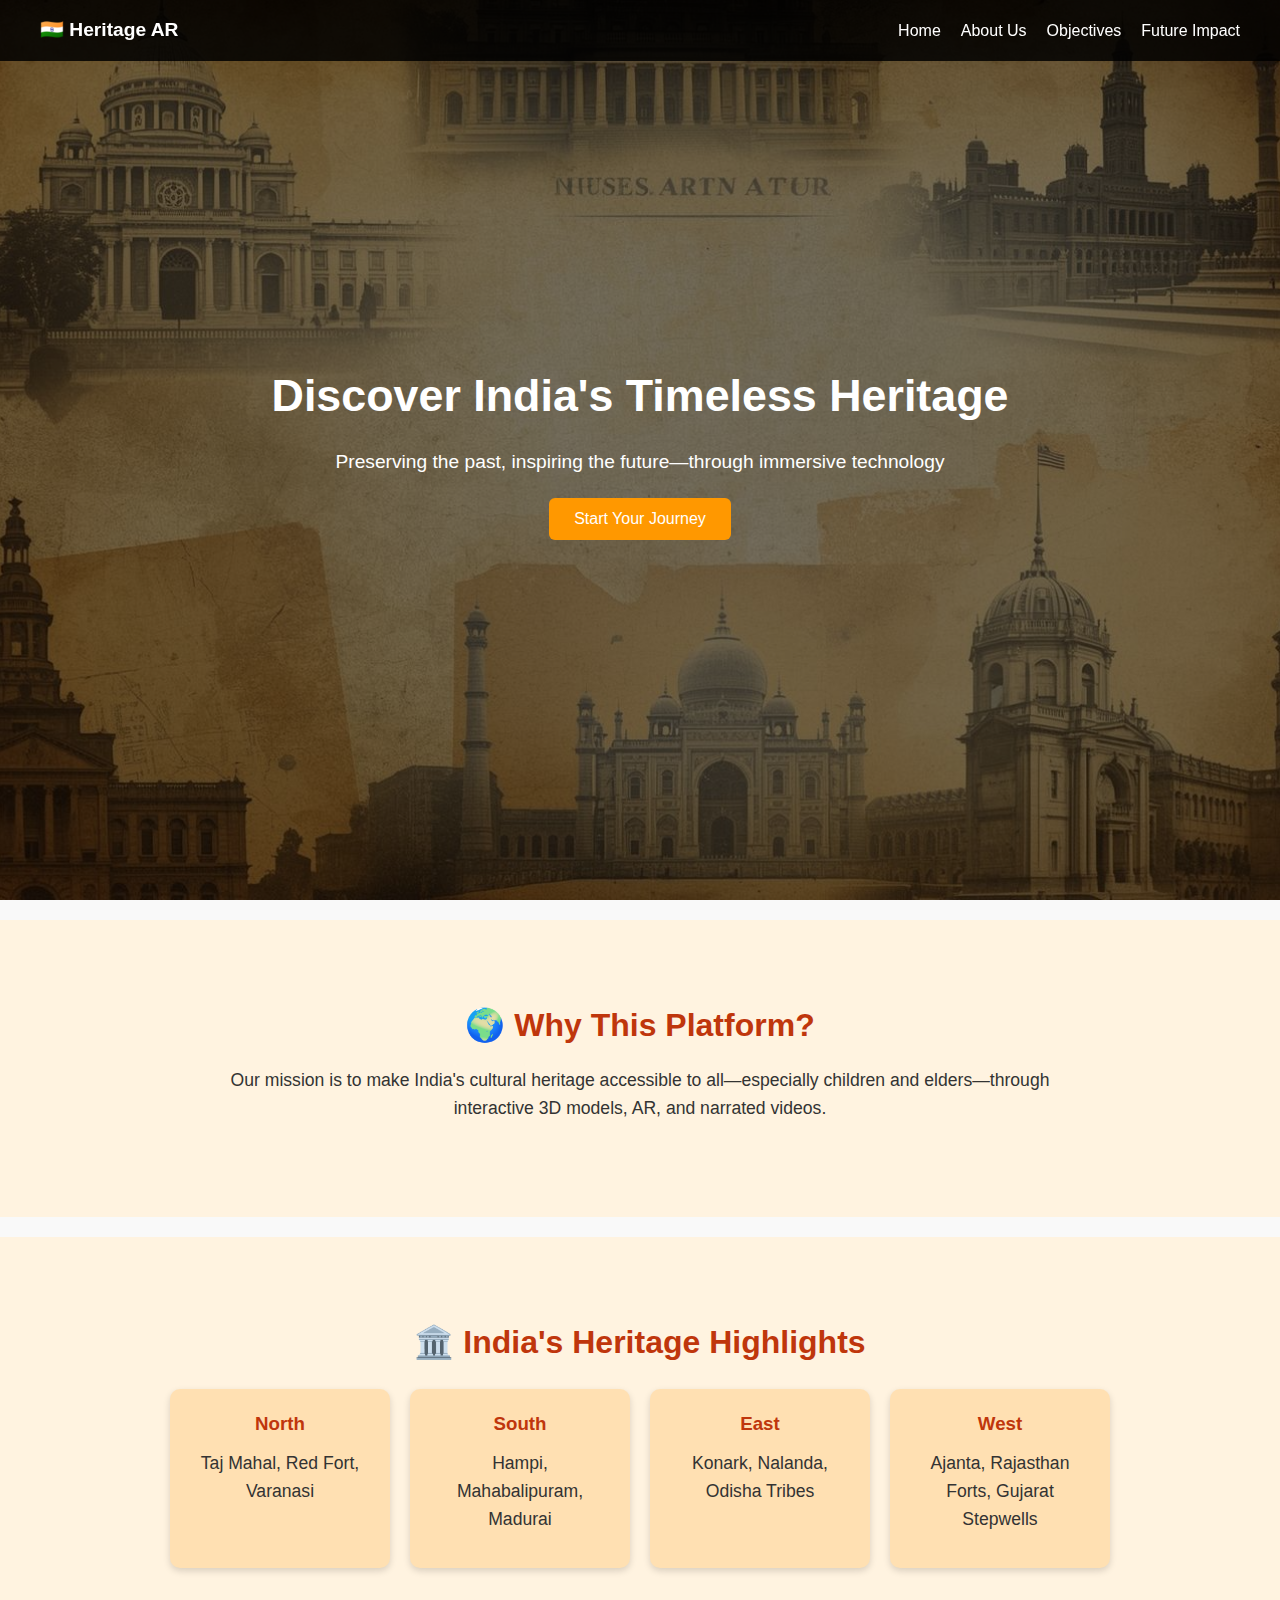
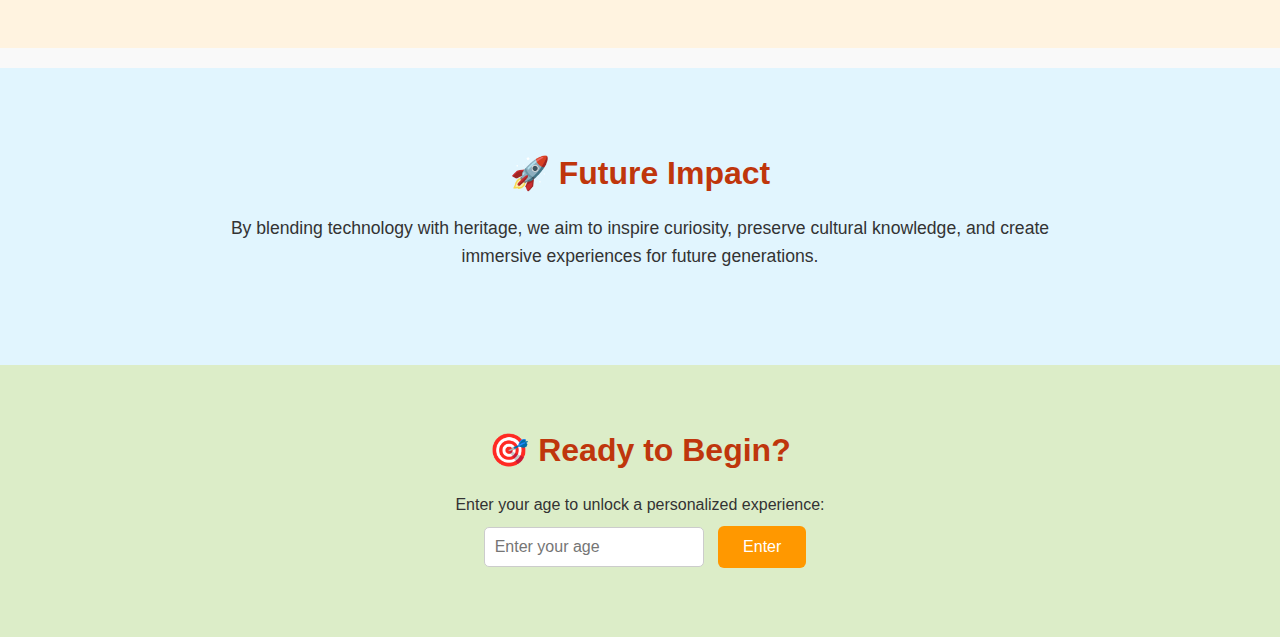
<file: Historia-main/Historia/index.html>
<!DOCTYPE html>
<html lang="en">
<head>
  <meta charset="UTF-8" />
  <meta name="viewport" content="width=device-width, initial-scale=1.0" />
  <title>Heritage AR Platform</title>
  <link rel="stylesheet" href="style.css" />
</head>
<body>
  <!-- Navbar -->
  <nav class="navbar">
    <div class="logo">🇮🇳 Heritage AR</div>
    <ul class="nav-links">
      <li><a href="#">Home</a></li>
      <li><a href="#about">About Us</a></li>
      <li><a href="#objectives">Objectives</a></li>
      <li><a href="#impact">Future Impact</a></li>
    </ul>
  </nav>

  <!-- Hero Section -->
  <header class="hero">
    <div class="overlay">
      <h1>Discover India's Timeless Heritage</h1>
      <p>Preserving the past, inspiring the future—through immersive technology</p>
      <button onclick="scrollToAge()">Start Your Journey</button>
    </div>
  </header>

  <!-- About -->
  <section class="about" id="about">
    <h2>🌍 Why This Platform?</h2>
    <p>
      Our mission is to make India's cultural heritage accessible to all—especially children and elders—through interactive 3D models, AR, and narrated videos.
    </p>
  </section>

  <!-- Objectives -->
  <section class="heritage" id="objectives">
    <h2>🏛️ India's Heritage Highlights</h2>
    <div class="regions">
      <div class="region"><h3>North</h3><p>Taj Mahal, Red Fort, Varanasi</p></div>
      <div class="region"><h3>South</h3><p>Hampi, Mahabalipuram, Madurai</p></div>
      <div class="region"><h3>East</h3><p>Konark, Nalanda, Odisha Tribes</p></div>
      <div class="region"><h3>West</h3><p>Ajanta, Rajasthan Forts, Gujarat Stepwells</p></div>
    </div>
  </section>

  <!-- Future Impact -->
  <section class="impact" id="impact">
    <h2>🚀 Future Impact</h2>
    <p>
      By blending technology with heritage, we aim to inspire curiosity, preserve cultural knowledge, and create immersive experiences for future generations.
    </p>
  </section>

  <!-- Age Section (Centered) -->
  <section class="age-section" id="ageSection">
    <h2>🎯 Ready to Begin?</h2>
    <p>Enter your age to unlock a personalized experience:</p>
    <input type="number" id="ageInput" placeholder="Enter your age" />
    <button onclick="checkAge()">Enter</button>
  </section>

  <script src="script.js"></script>
</body>
</html>
</file>
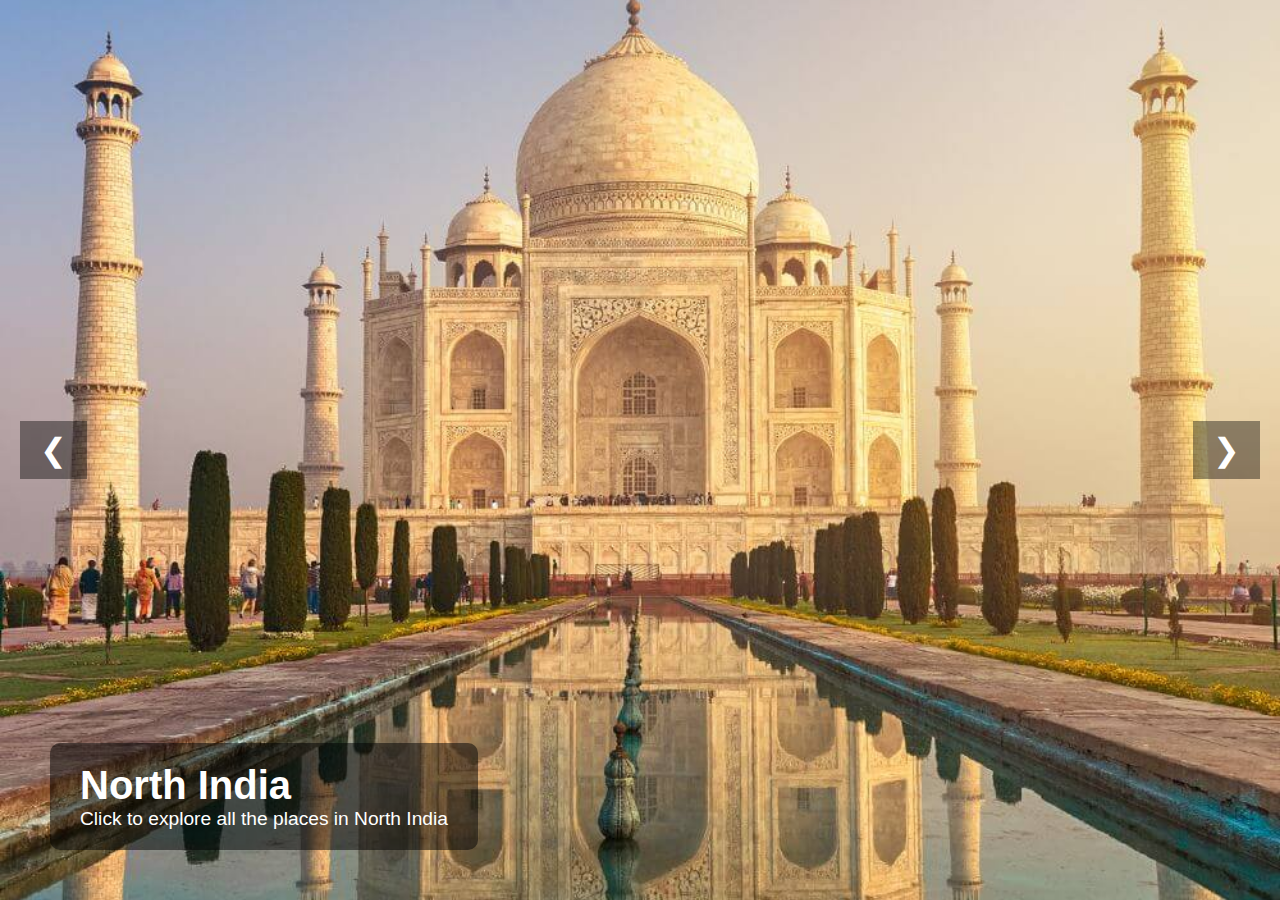
<file: Historia-main/Historia/elders.html>
<!DOCTYPE html>
<html lang="en">
<head>
  <meta charset="UTF-8" />
  <meta name="viewport" content="width=device-width, initial-scale=1.0" />
  <title>Elders Heritage Portal</title>
  <link rel="stylesheet" href="elders.css" />
</head>
<body>
  <div class="carousel">
    <!-- North India Slide with Link -->
    <div class="slide active" style="background-image: url('images/elders/tajmahal.jpg');">
      <a href="north-places.html" class="overlay">
        <h1>North India</h1>
        <p>Click to explore all the places in North India</p>
      </a>
    </div>

    <!-- South India Slide with Link -->
    <div class="slide" style="background-image: url('images/elders/hampi.jpg');">
      <a href="south-places.html" class="overlay">
        <h1>South India</h1>
        <p>Click to explore all the places in South India</p>
      </a>
    </div>

    <!-- East India -->
    <div class="slide" style="background-image: url('images/elders/konark.jpg');">
      <div class="overlay">
        <h1>East India</h1>
        <p>Marvel at the celestial artistry of the Konark Sun Temple in Odisha.</p>
      </div>
    </div>

    <!-- West India -->
    <div class="slide" style="background-image: url('images/elders/ajanta.jpg');">
      <div class="overlay">
        <h1>West India</h1>
        <p>Journey through the ancient Ajanta Caves and their Buddhist murals.</p>
      </div>
    </div>

    <!-- Navigation Arrows -->
    <button class="nav left" onclick="prevSlide()">&#10094;</button>
    <button class="nav right" onclick="nextSlide()">&#10095;</button>
  </div>

  <script src="elders.js"></script>
</body>
</html>
</file>
<file: Historia-main/Historia/elders.css>
body {
  margin: 0;
  font-family: 'Lato', sans-serif;
  overflow: hidden;
}

.carousel {
  position: relative;
  width: 100vw;
  height: 100vh;
}

.slide {
  position: absolute;
  width: 100%;
  height: 100%;
  background-size: cover;
  background-position: center center;
  background-repeat: no-repeat;
  /* Removed scale to prevent blur */
  transition: opacity 1s ease-in-out;
  opacity: 0;
}

.slide.active {
  opacity: 1;
  z-index: 1;
  /* Removed scale for active slide */
}


.overlay {
  position: absolute;
  bottom: 50px;
  left: 50px;
  color: white;
  background: rgba(0, 0, 0, 0.5);
  padding: 20px 30px;
  border-radius: 10px;
  max-width: 400px;
}

.overlay h1 {
  font-size: 2.5em;
  margin-bottom: 10px;
}

.overlay p {
  font-size: 1.2em;
}

.nav {
  position: absolute;
  top: 50%;
  transform: translateY(-50%);
  font-size: 2em;
  background: rgba(0,0,0,0.4);
  color: white;
  border: none;
  padding: 10px 20px;
  cursor: pointer;
  z-index: 2;
}

.nav.left {
  left: 20px;
}

.nav.right {
  right: 20px;
}

.nav:hover {
  background: rgba(0,0,0,0.7);
}
.overlay {
  position: absolute;
  bottom: 50px;
  left: 50px;
  color: white;
  background: rgba(0, 0, 0, 0.5);
  padding: 20px 30px;
  border-radius: 10px;
  max-width: 400px;
  text-decoration: none;
  transition: background 0.3s ease;
}

.overlay:hover {
  background: rgba(0, 0, 0, 0.7);
}

.overlay h1, .overlay p {
  margin: 0;
}
</file>
<file: Historia-main/Historia/style.css>
/* Reset and base styles */
* {
  margin: 0;
  padding: 0;
  box-sizing: border-box;
}

body {
  font-family: 'Segoe UI', sans-serif;
  background-color: #f9f9f9;
  color: #333;
  line-height: 1.6;
}

/* Navbar */
.navbar {
  background: rgba(0, 0, 0, 0.85);
  color: white;
  display: flex;
  justify-content: space-between;
  align-items: center;
  padding: 15px 40px;
  position: fixed;
  width: 100%;
  top: 0;
  z-index: 1000;
}

.navbar .logo {
  font-weight: bold;
  font-size: 1.2em;
}

.navbar ul {
  list-style: none;
  display: flex;
  gap: 20px;
}

.navbar ul li a {
  color: white;
  text-decoration: none;
  font-weight: 500;
  transition: color 0.3s;
}

.navbar ul li a:hover {
  color: #ff9800;
}

/* Hero Section */
.hero {
  background: url("images/heritage-bg.png") center/cover no-repeat;
  height: 100vh;
  display: flex;
  align-items: center;
  justify-content: center;
  position: relative;
}

.hero::before {
  content: "";
  position: absolute;
  top: 0; left: 0;
  width: 100%; height: 100%;
  background: rgba(0, 0, 0, 0.5); /* dark overlay */
  z-index: 0;
}

.overlay {
  position: relative;
  z-index: 1;
  color: white;
  text-align: center;
  padding: 40px;
  border-radius: 15px;
}


.overlay h1 {
  font-size: 2.8em;
  margin-bottom: 15px;
}

.overlay p {
  font-size: 1.2em;
  margin-bottom: 20px;
}

button {
  padding: 12px 25px;
  font-size: 16px;
  background-color: #ff9800;
  color: white;
  border: none;
  border-radius: 6px;
  cursor: pointer;
  transition: background 0.3s ease;
}

button:hover {
  background-color: #e65100;
}

/* Section Styling */
section {
  padding: 80px 20px;
  text-align: center;
}

.about, .heritage, .impact {
  background-color: #fff3e0;
  margin-top: 20px;
}

.about h2, .heritage h2, .impact h2, .age-section h2 {
  font-size: 2em;
  margin-bottom: 15px;
  color: #bf360c;
}

.about p, .heritage p, .impact p {
  max-width: 900px;
  margin: 0 auto 15px;
  font-size: 1.1em;
}

/* Heritage Regions */
.regions {
  display: flex;
  flex-wrap: wrap;
  justify-content: center;
  gap: 20px;
  margin-top: 20px;
}

.region {
  background-color: #ffe0b2;
  padding: 20px;
  border-radius: 10px;
  width: 220px;
  box-shadow: 0 3px 7px rgba(0,0,0,0.15);
  transition: transform 0.3s ease, box-shadow 0.3s ease;
}

.region:hover {
  transform: translateY(-5px);
  box-shadow: 0 6px 12px rgba(0,0,0,0.2);
}

.region h3 {
  margin-bottom: 10px;
  color: #bf360c;
}

/* Impact Section */
.impact {
  background-color: #e1f5fe;
}

/* Age Section */
.age-section {
  background-color: #dcedc8;
  padding: 60px 20px;
}

.age-section input {
  padding: 10px;
  margin: 10px;
  font-size: 16px;
  width: 220px;
  border: 1px solid #ccc;
  border-radius: 5px;
}

/* Responsive */
@media (max-width: 768px) {
  .overlay h1 {
    font-size: 2em;
  }

  .region {
    width: 90%;
  }

  .navbar {
    flex-direction: column;
  }
}
</file>
